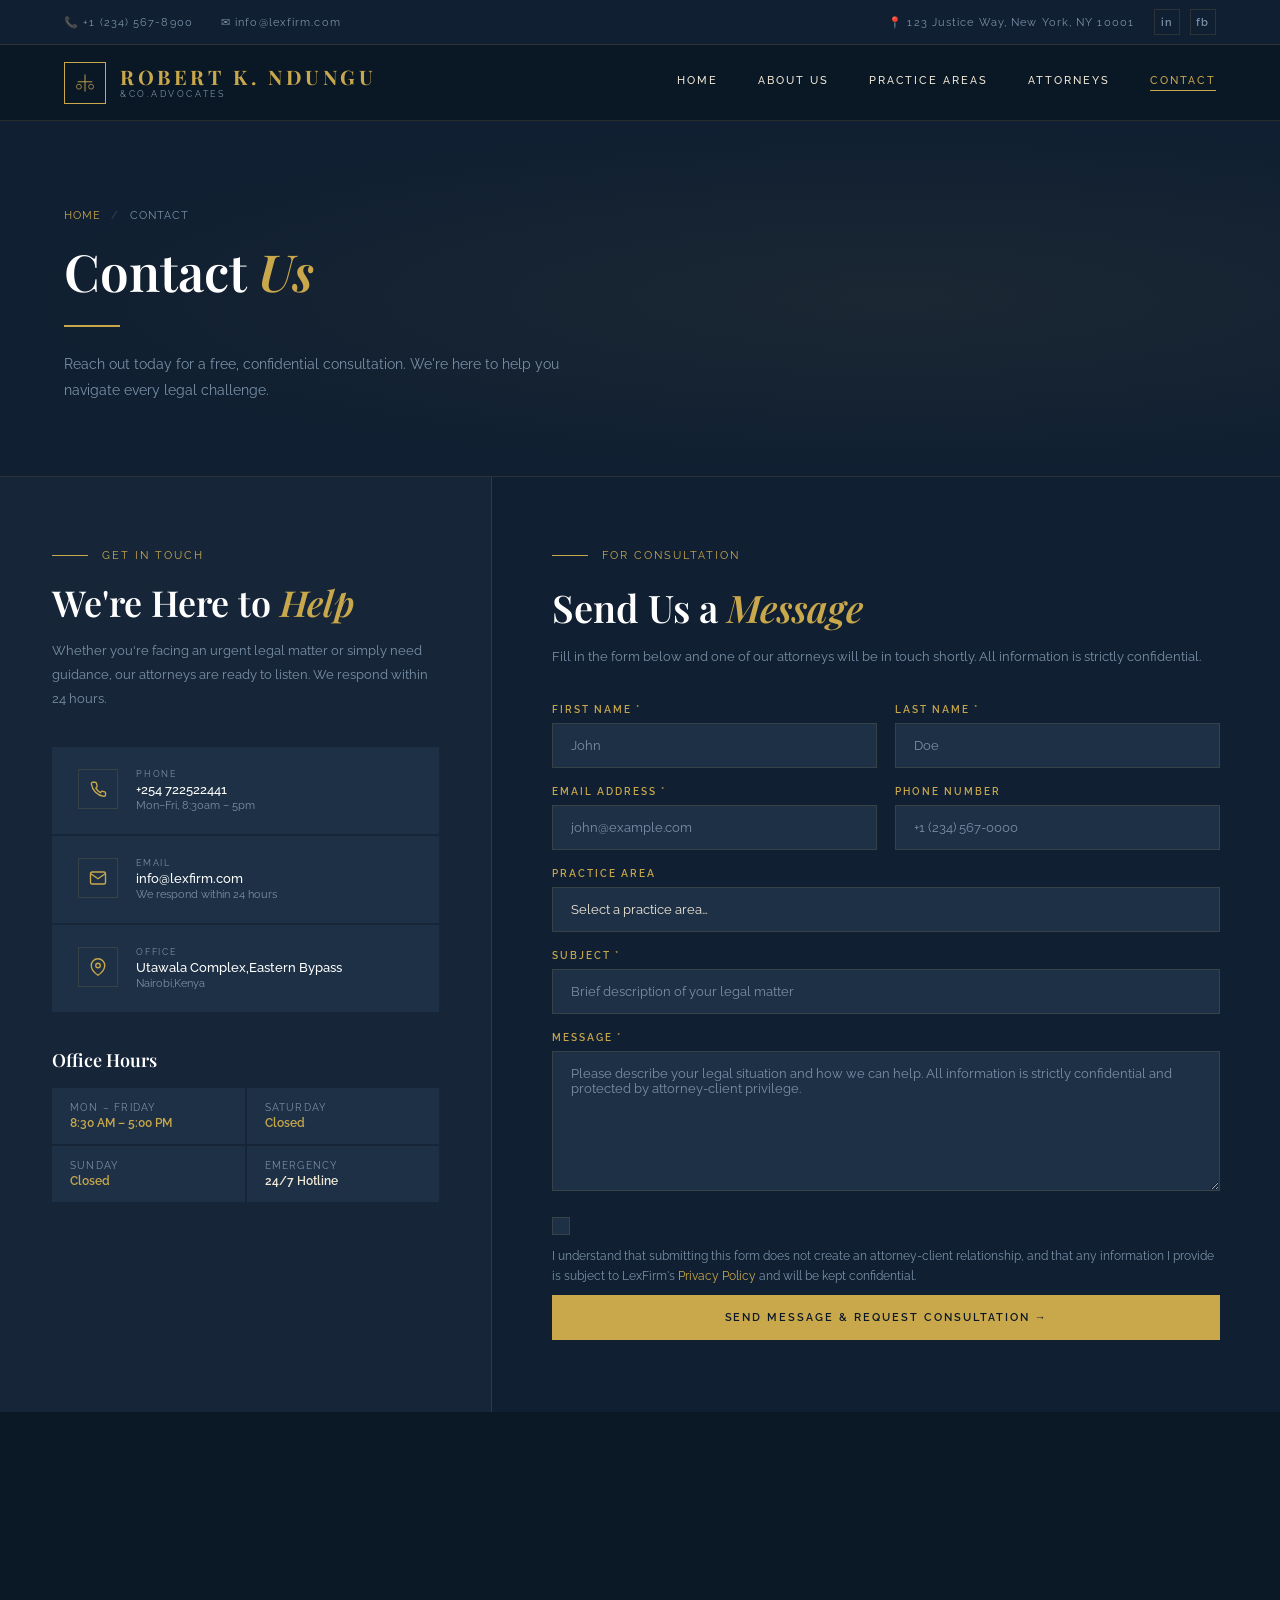
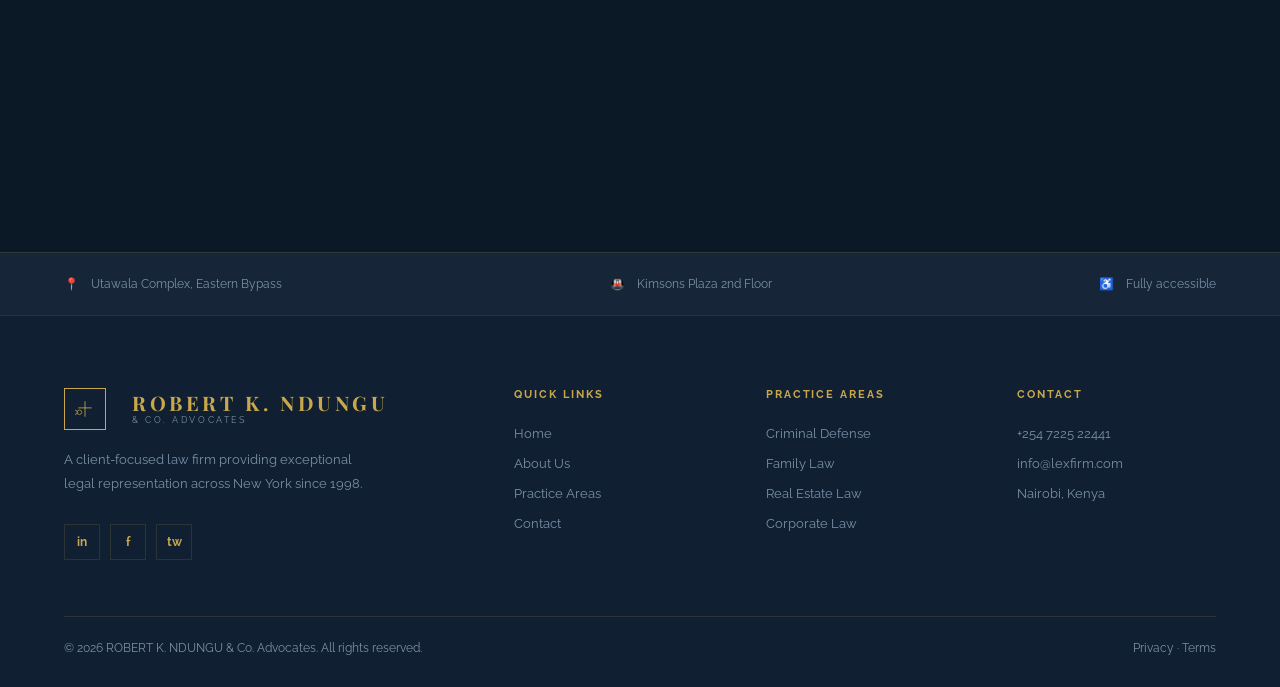
<file: contact.html>
<!DOCTYPE html>
<html lang="en">
<head>
  <meta charset="UTF-8">
  <meta name="viewport" content="width=device-width, initial-scale=1.0">
  <title>Contact Us — LexFirm</title>
  <link rel="stylesheet" href="style.css">
  <style>
    /* ════ EMERGENCY BAR ════ */
    .emergency {
      background:var(--gold);
      padding:16px 64px;
      display:flex; justify-content:space-between; align-items:center;
      gap:24px; flex-wrap:wrap;
    }
    .emergency p {
      font-size:13px; font-weight:600;
      color:var(--navy); letter-spacing:.05em;
    }
    .emergency span { font-size:12px; color:rgba(11,24,38,.65); margin-left:10px; font-weight:400; }
    .emergency a {
      background:var(--navy); color:var(--gold);
      padding:10px 26px;
      font-size:var(--fs-xs); font-weight:600;
      letter-spacing:var(--ls-wide); text-transform:uppercase;
      text-decoration:none; white-space:nowrap;
      transition:background .25s;
    }
    .emergency a:hover { background:var(--navy-3); }

    /* ════ CONTACT LAYOUT ════ */
    .contact-wrap {
      display:grid; grid-template-columns:1fr 1.6fr;
      gap:0;
      min-height:700px;
    }
    .contact-sidebar {
      background:var(--navy-3);
      padding:72px 52px;
      border-right:1px solid var(--gold-dim);
    }
    .contact-main {
      background:var(--navy-2);
      padding:72px 60px;
    }

    /* ════ SIDEBAR CARDS ════ */
    .info-cards { display:flex; flex-direction:column; gap:2px; margin:36px 0; }
    .ic {
      background:var(--navy-4);
      padding:22px 24px;
      display:flex; align-items:flex-start; gap:18px;
      border-left:2px solid transparent;
      transition:border-color .3s;
    }
    .ic:hover { border-left-color:var(--gold); }
    .ic-icon {
      width:40px; height:40px; flex-shrink:0;
      border:1px solid var(--gold-dim);
      display:flex; align-items:center; justify-content:center;
      color:var(--gold);
    }
    .ic-icon svg { width:18px; height:18px; }
    .ic-label {
      font-size:9px; letter-spacing:.2em;
      text-transform:uppercase; color:var(--slate);
      margin-bottom:3px;
    }
    .ic-value { font-size:13px; font-weight:500; color:var(--white); }
    .ic-sub { font-size:11px; color:var(--slate); margin-top:2px; }

    /* hours */
    .hours-title {
      font-family:'Playfair Display',serif;
      font-size:18px; font-weight:600; color:var(--white);
      margin-bottom:16px;
    }
    .hours-grid { display:grid; grid-template-columns:1fr 1fr; gap:2px; }
    .hg-item { background:var(--navy-4); padding:14px 18px; }
    .hg-day { font-size:10px; letter-spacing:.12em; text-transform:uppercase; color:var(--slate); margin-bottom:3px; }
    .hg-time { font-size:12px; color:var(--gold); font-weight:600; }

    /* ════ FORM ════ */
    .form-header { margin-bottom:36px; }
    .form-title {
      font-family:'Playfair Display',serif;
      font-size:clamp(24px,3vw,38px);
      font-weight:600; color:var(--white); margin-top:14px;
    }
    .form-title em { color:var(--gold); font-style:italic; }
    .form-desc { font-size:13px; line-height:1.8; color:var(--slate); margin-top:12px; }

    .form-grid { display:grid; grid-template-columns:1fr 1fr; gap:18px; }
    .form-group { display:flex; flex-direction:column; gap:8px; }
    .form-group.full { grid-column:1/-1; }
    label {
      font-size:10px; letter-spacing:.2em;
      text-transform:uppercase; color:var(--gold);
      font-weight:600;
    }
    input, select, textarea {
      background:var(--navy-4);
      border:1px solid rgba(201,168,76,.15);
      color:var(--cream);
      padding:14px 18px;
      font-family:'Raleway',sans-serif;
      font-size:13px;
      outline:none;
      transition:border-color .3s, box-shadow .3s;
      width:100%;
      appearance:none; -webkit-appearance:none;
    }
    input:focus, select:focus, textarea:focus {
      border-color:var(--gold);
      box-shadow:0 0 0 3px rgba(201,168,76,.08);
    }
    input::placeholder, textarea::placeholder { color:var(--slate); }
    select option { background:var(--navy); }
    textarea { height:140px; resize:vertical; }

    .privacy-check {
      display:flex; align-items:flex-start; gap:12px;
      margin-top:6px;
    }
    .privacy-check input[type="checkbox"] {
      width:18px; height:18px; flex-shrink:0;
      accent-color:var(--gold); cursor:pointer;
      margin-top:2px; padding:0;
    }
    .privacy-check label {
      font-size:12px; line-height:1.65;
      color:var(--slate); cursor:pointer;
      letter-spacing:0; text-transform:none; font-weight:400;
    }
    .privacy-check a { color:var(--gold); text-decoration:none; }

    .form-submit {
      background:var(--gold); color:var(--navy);
      border:none; cursor:pointer; width:100%;
      padding:16px; margin-top:8px;
      font-family:'Raleway',sans-serif;
      font-size:var(--fs-xs); font-weight:600;
      letter-spacing:var(--ls-wide); text-transform:uppercase;
      transition:all .3s var(--ease);
    }
    .form-submit:hover { background:var(--gold-lt); transform:translateY(-1px); }
    .form-submit:disabled { background:var(--navy-3); color:var(--slate); cursor:default; transform:none; }

    #formSuccess {
      display:none; flex-direction:column;
      align-items:center; justify-content:center;
      min-height:420px; text-align:center;
      gap:20px;
    }
    .success-icon {
      width:72px; height:72px; border:2px solid var(--gold);
      border-radius:50%;
      display:flex; align-items:center; justify-content:center;
      color:var(--gold); font-size:28px;
    }
    #formSuccess h3 {
      font-family:'Playfair Display',serif;
      font-size:28px; color:var(--white);
    }
    #formSuccess p { font-size:14px; color:var(--slate); line-height:1.8; max-width:360px; }

    /* ════ MAP ════ */
    .map-wrap { position:relative; }
    .map-wrap iframe {
      width:100%; height:440px; display:block; border:none;
      filter:contrast(1.1) saturate(0.85);
    }
    .map-info-bar {
      background:var(--navy-3);
      border-top:1px solid var(--gold-dim);
      padding:24px 64px;
      display:flex; gap:40px; flex-wrap:wrap;
      justify-content:space-between; align-items:center;
    }
    .mi { display:flex; align-items:center; gap:10px; font-size:12px; color:var(--slate); }
    .mi strong { color:var(--gold); margin-right:2px; }

    /* ════ RESPONSIVE ════ */
    @media(max-width:1100px){
      .contact-wrap { grid-template-columns:1fr; }
      .contact-sidebar { border-right:none; border-bottom:1px solid var(--gold-dim); padding:52px 36px; }
      .contact-main { padding:52px 36px; }
      .emergency { padding:14px 36px; }
      .map-info-bar { padding:20px 36px; }
    }
    @media(max-width:640px){
      .form-grid { grid-template-columns:1fr; }
      .hours-grid { grid-template-columns:1fr; }
      .emergency { flex-direction:column; text-align:center; }
      .map-info-bar { flex-direction:column; align-items:flex-start; }
    }
  </style>
</head>
<body>

<div class="mobile-nav">
  <button class="mobile-nav-close">✕</button>
  <a href="index.html">Home</a><a href="about.html">About</a>
  <a href="services.html">Practice Areas</a><a href="contact.html">Contact</a>
</div>

<div class="topbar">
  <div class="tb-left"><span>📞 +1 (234) 567-8900</span><span>✉ info@lexfirm.com</span></div>
  <div class="tb-right"><span>📍 123 Justice Way, New York, NY 10001</span><div class="tb-social"><a href="#">in</a><a href="#">fb</a></div></div>
</div>

<header>
  <a href="index.html" class="logo">
    <div class="logo-mark"><svg width="22" height="22" viewBox="0 0 36 36" fill="none"><line x1="18" y1="4" x2="18" y2="32" stroke="#c9a84c" stroke-width="1.5"/><line x1="6" y1="16" x2="30" y2="16" stroke="#c9a84c" stroke-width="1.5"/><circle cx="8" cy="24" r="4" stroke="#c9a84c" stroke-width="1.2"/><circle cx="28" cy="24" r="4" stroke="#c9a84c" stroke-width="1.2"/></svg></div>
    <div class="logo-text"><span class="logo-name">ROBERT K. NDUNGU</span><span class="logo-sub">&Co.Advocates</span></div>
  </a>
  <nav>
    <a href="index.html">Home</a>
    <a href="about.html">About Us</a>
    <a href="services.html">Practice Areas</a>
    <a href="about.html#team">Attorneys</a>
    <a href="contact.html" class="active">Contact</a>
  </nav>
  <button class="hamburger"><span></span><span></span><span></span></button>
</header>

<!-- EMERGENCY BAR 
<div class="emergency">
  <p>🔴 Need Urgent Legal Help?<span>Emergency consultations available 24/7.</span></p>
  <a href="tel:+12345678900">📞 Call Now: +1 (234) 567-8900</a>
</div>
-->
<!-- PAGE HERO -->
<div class="page-hero">
  <div class="breadcrumb"><a href="index.html">Home</a><span>/</span>Contact</div>
  <h1 class="display-title fade-up">Contact <em>Us</em></h1>
  <div class="gold-rule fade-up-2"></div>
  <p class="lead fade-up-3">Reach out today for a free, confidential consultation. We're here to help you navigate every legal challenge.</p>
</div>

<!-- CONTACT MAIN -->
<div class="contact-wrap">

  <!-- SIDEBAR -->
  <aside class="contact-sidebar">
    <div class="eyebrow">Get in Touch</div>
    <h2 class="display-title" style="font-size:clamp(24px,2.8vw,38px)">We're Here to <em>Help</em></h2>
    <p style="font-size:13px;line-height:1.85;color:var(--slate);margin-top:16px">Whether you're facing an urgent legal matter or simply need guidance, our attorneys are ready to listen. We respond within 24 hours.</p>

    <div class="info-cards">
      <div class="ic">
        <div class="ic-icon"><svg viewBox="0 0 24 24" fill="none" stroke="currentColor" stroke-width="1.8"><path d="M22 16.92v3a2 2 0 01-2.18 2A19.79 19.79 0 013.09 5.18 2 2 0 015.07 3h3a2 2 0 012 1.72 12.84 12.84 0 00.7 2.81 2 2 0 01-.45 2.11L9.09 10.91a16 16 0 006 6l1.27-1.27a2 2 0 012.11-.45 12.84 12.84 0 002.81.7A2 2 0 0122 16.92z"/></svg></div>
        <div>
          <div class="ic-label">Phone</div>
          <div class="ic-value">+254 722522441</div>
          <div class="ic-sub">Mon–Fri, 8:30am – 5pm </div>
        </div>
      </div>
      <div class="ic">
        <div class="ic-icon"><svg viewBox="0 0 24 24" fill="none" stroke="currentColor" stroke-width="1.8"><path d="M4 4h16c1.1 0 2 .9 2 2v12c0 1.1-.9 2-2 2H4c-1.1 0-2-.9-2-2V6c0-1.1.9-2 2-2z"/><polyline points="22,6 12,13 2,6"/></svg></div>
        <div>
          <div class="ic-label">Email</div>
          <div class="ic-value">info@lexfirm.com</div>
          <div class="ic-sub">We respond within 24 hours</div>
        </div>
      </div>
      <div class="ic">
        <div class="ic-icon"><svg viewBox="0 0 24 24" fill="none" stroke="currentColor" stroke-width="1.8"><path d="M21 10c0 7-9 13-9 13s-9-6-9-13a9 9 0 0118 0z"/><circle cx="12" cy="10" r="3"/></svg></div>
        <div>
          <div class="ic-label">Office</div>
          <div class="ic-value">Utawala Complex,Eastern Bypass</div>
          <div class="ic-sub">Nairobi,Kenya</div>
        </div>
      </div>
    </div>

    <div class="hours-title">Office Hours</div>
    <div class="hours-grid">
      <div class="hg-item"><div class="hg-day">Mon – Friday</div><div class="hg-time">8:30 AM – 5:00 PM</div></div>
      <div class="hg-item"><div class="hg-day">Saturday</div><div class="hg-time">Closed</div></div>
      <div class="hg-item"><div class="hg-day">Sunday</div><div class="hg-time">Closed</div></div>
      <div class="hg-item"><div class="hg-day">Emergency</div><div class="hg-time" style="color:var(--cream)">24/7 Hotline</div></div>
    </div>
  </aside>

  <!-- FORM -->
  <div class="contact-main">
    <div class="form-header" data-reveal>
      <div class="eyebrow">For Consultation</div>
      <h2 class="form-title">Send Us a <em>Message</em></h2>
      <p class="form-desc">Fill in the form below and one of our attorneys will be in touch shortly. All information is strictly confidential.</p>
    </div>

    <form id="contactForm" novalidate data-reveal>
      <div class="form-grid">
        <div class="form-group">
          <label for="fname">First Name *</label>
          <input type="text" id="fname" name="fname" placeholder="John" required>
        </div>
        <div class="form-group">
          <label for="lname">Last Name *</label>
          <input type="text" id="lname" name="lname" placeholder="Doe" required>
        </div>
        <div class="form-group">
          <label for="email">Email Address *</label>
          <input type="email" id="email" name="email" placeholder="john@example.com" required>
        </div>
        <div class="form-group">
          <label for="phone">Phone Number</label>
          <input type="tel" id="phone" name="phone" placeholder="+1 (234) 567-0000">
        </div>
        <div class="form-group full">
          <label for="practice">Practice Area</label>
          <select id="practice" name="practice">
            <option value="" disabled selected>Select a practice area…</option>
            <option>Criminal Defense</option>
            <option>Family Law</option>
            <option>Real Estate Law</option>
            <option>Corporate Law</option>
            <option>Other</option>
          </select>
        </div>
        <div class="form-group full">
          <label for="subject">Subject *</label>
          <input type="text" id="subject" name="subject" placeholder="Brief description of your legal matter" required>
        </div>
        <div class="form-group full">
          <label for="message">Message *</label>
          <textarea id="message" name="message" placeholder="Please describe your legal situation and how we can help. All information is strictly confidential and protected by attorney-client privilege." required></textarea>
        </div>
        <div class="form-group full privacy-check">
          <input type="checkbox" id="privacy" name="privacy" required>
          <label for="privacy" style="font-size:12px;letter-spacing:0;text-transform:none;font-weight:400;color:var(--slate)">I understand that submitting this form does not create an attorney-client relationship, and that any information I provide is subject to LexFirm's <a href="#">Privacy Policy</a> and will be kept confidential.</label>
        </div>
      </div>
      <button type="submit" class="form-submit">Send Message &amp; Request Consultation →</button>
    </form>

    <div id="formSuccess">
      <div class="success-icon">✓</div>
      <h3>Message Sent!</h3>
      <p>Thank you for reaching out. One of our attorneys will contact you within 24 hours. Your information is strictly confidential.</p>
      <a href="index.html" class="btn btn-outline" style="margin-top:8px">Return Home</a>
    </div>
  </div>
</div>

<!-- GOOGLE MAP -->
<div class="map-wrap">
  <iframe
    src="https://www.google.com/maps/embed?pb=!1m18!1m12!1m3!1d3022.215573291154!2d-73.99565148459404!3d40.75024037932629!2m3!1f0!2f0!3f0!3m2!1i1024!2i768!4f13.1!3m3!1m2!1s0x89c259bf5c1654f3%3A0xc80f9cfce5383d5d!2sNew%20York%2C%20NY%2010001!5e0!3m2!1sen!2sus!4v1680000000000!5m2!1sen!2sus"
    allowfullscreen loading="lazy" referrerpolicy="no-referrer-when-downgrade"
    title="LexFirm Office Location">
  </iframe>
</div>
<div class="map-info-bar">
  <div class="mi"><strong>📍</strong> Utawala Complex, Eastern Bypass</div>
  <div class="mi"><strong>🚇</strong>Kimsons Plaza 2nd Floor</div>
  <div class="mi"><strong>♿</strong> Fully accessible</div>
</div>

<footer class="site-footer">
  <div class="footer-grid">
    <div class="footer-about">
      <a href="index.html" class="logo" style="display:inline-flex"><div class="logo-mark"><svg width="20" height="20" viewBox="0 0 36 36" fill="none"><line x1="18" y1="4" x2="18" y2="32" stroke="#c9a84c" stroke-width="1.5"/><line x1="6" y1="16" x2="30" y2="16" stroke="#c9a84c" stroke-width="1.5"/><circle cx="8" cy="24" r="4" stroke="#c9a84c" stroke-width="1.2"/><circle cx"28" cy="24" r="4" stroke="#c9a84c" stroke-width="1.2"/></svg></div><div class="logo-text" style="margin-left:12px"><span class="logo-name">ROBERT K. NDUNGU</span><span class="logo-sub">& Co. Advocates</span></div></a>
      <p>A client-focused law firm providing exceptional legal representation across New York since 1998.</p>
      <div class="footer-socials"><a href="#">in</a><a href="#">f</a><a href="#">tw</a></div>
    </div>
    <div class="footer-col"><h4>Quick Links</h4><ul><li><a href="index.html">Home</a></li><li><a href="about.html">About Us</a></li><li><a href="services.html">Practice Areas</a></li><li><a href="contact.html">Contact</a></li></ul></div>
    <div class="footer-col"><h4>Practice Areas</h4><ul><li><a href="services.html#criminal">Criminal Defense</a></li><li><a href="services.html#family">Family Law</a></li><li><a href="services.html#realestate">Real Estate Law</a></li><li><a href="services.html#corporate">Corporate Law</a></li></ul></div>
    <div class="footer-col"><h4>Contact</h4><ul><li><a href="tel:+12345678900">+254 7225 22441</a></li><li><a href="mailto:info@lexfirm.com">info@lexfirm.com</a></li><li><a href="#">Nairobi, Kenya</a></li></ul></div>
  </div>
  <div class="footer-bottom"><span>© 2026 ROBERT K. NDUNGU & Co. Advocates. All rights reserved.</span><span><a href="#">Privacy</a> · <a href="#">Terms</a></span></div>
</footer>

<script src="main.js"></script>
<script>
  // Enhanced form validation
  document.getElementById('contactForm').addEventListener('submit', function(e) {
    e.preventDefault();
    const fields = ['fname','lname','email','subject','message'];
    let valid = true;
    fields.forEach(id => {
      const el = document.getElementById(id);
      if (!el.value.trim()) {
        el.style.borderColor = 'rgba(201,100,100,.6)';
        valid = false;
      } else {
        el.style.borderColor = '';
      }
    });
    if (!document.getElementById('privacy').checked) {
      valid = false;
      document.querySelector('.privacy-check label').style.color = 'rgba(201,100,100,.8)';
    }
    if (!valid) return;
    const btn = this.querySelector('.form-submit');
    btn.textContent = 'Sending…'; btn.disabled = true;
    setTimeout(() => {
      this.style.display = 'none';
      document.getElementById('formSuccess').style.display = 'flex';
    }, 1300);
  });

  // Reset field error on input
  document.querySelectorAll('input, textarea').forEach(el => {
    el.addEventListener('input', () => { el.style.borderColor = ''; });
  });
</script>
</body>
</html>
</file>
<file: style.css>
/* ═══════════════════════════════════════════════
   LEXFIRM — SHARED STYLES
   Palette: Deep Navy · Warm Gold · Cream
═══════════════════════════════════════════════ */

@import url('https://fonts.googleapis.com/css2?family=Playfair+Display:ital,wght@0,400;0,600;0,700;1,400;1,600&family=Raleway:wght@300;400;500;600&display=swap');

:root {
  --navy:       #0b1826;
  --navy-2:     #101f31;
  --navy-3:     #162638;
  --navy-4:     #1d3045;
  --gold:       #c9a84c;
  --gold-lt:    #dfc06a;
  --gold-dim:   rgba(201,168,76,.15);
  --cream:      #f2ead8;
  --cream-dim:  rgba(242,234,216,.65);
  --slate:      #7a90a8;
  --white:      #ffffff;
  --fs-xs:      11px;
  --fs-sm:      13px;
  --fs-base:    15px;
  --ls-wide:    .18em;
  --ls-med:     .10em;
  --ease:       cubic-bezier(.25,.46,.45,.94);
}

*,*::before,*::after { margin:0; padding:0; box-sizing:border-box; }
html { scroll-behavior:smooth; font-size:16px; }
body {
  font-family:'Raleway',sans-serif;
  background:var(--navy);
  color:var(--cream);
  overflow-x:hidden;
  -webkit-font-smoothing:antialiased;
}

/* ── Scrollbar ── */
::-webkit-scrollbar { width:6px; }
::-webkit-scrollbar-track { background:var(--navy-2); }
::-webkit-scrollbar-thumb { background:var(--gold-dim); border-radius:3px; }

/* ── Topbar ── */
.topbar {
  background:var(--navy-2);
  border-bottom:1px solid var(--gold-dim);
  padding:9px 64px;
  display:flex; justify-content:space-between; align-items:center;
  font-size:var(--fs-xs); letter-spacing:var(--ls-med);
  color:var(--slate);
}
.topbar a { color:var(--slate); text-decoration:none; transition:color .25s; }
.topbar a:hover { color:var(--gold); }
.tb-left { display:flex; gap:28px; align-items:center; }
.tb-left span { display:flex; align-items:center; gap:7px; }
.tb-right { display:flex; gap:20px; align-items:center; }
.tb-social { display:flex; gap:10px; }
.tb-social a {
  width:26px; height:26px; border:1px solid var(--gold-dim);
  display:flex; align-items:center; justify-content:center;
  font-size:11px; font-weight:600; transition:all .25s;
}
.tb-social a:hover { background:var(--gold); color:var(--navy); border-color:var(--gold); }

/* ── Navbar ── */
header {
  position:sticky; top:0; z-index:999;
  background:rgba(11,24,38,.96);
  backdrop-filter:blur(16px);
  border-bottom:1px solid var(--gold-dim);
  height:76px;
  display:flex; align-items:center;
  padding:0 64px;
  justify-content:space-between;
  transition:box-shadow .3s;
  /* needed so dropdown positions relative to header */
  overflow:visible;
}
header.scrolled { box-shadow:0 4px 40px rgba(0,0,0,.5); }

.logo { display:flex; align-items:center; gap:14px; text-decoration:none; }
.logo-mark {
  width:42px; height:42px; flex-shrink:0;
  border:1px solid var(--gold);
  display:flex; align-items:center; justify-content:center;
}
.logo-text { line-height:1; }
.logo-name {
  font-family:'Playfair Display',serif;
  font-size:20px; font-weight:700;
  color:var(--gold); letter-spacing:var(--ls-wide);
  display:block;
}
.logo-sub {
  font-size:8.5px; letter-spacing:.3em; text-transform:uppercase;
  color:var(--slate); display:block; margin-top:3px;
}

nav { display:flex; align-items:center; gap:40px; }
nav a {
  font-size:var(--fs-xs); font-weight:500; letter-spacing:var(--ls-wide);
  text-transform:uppercase; color:var(--cream);
  text-decoration:none; position:relative; padding-bottom:4px;
  transition:color .25s;
}
nav a::after {
  content:''; position:absolute; bottom:0; left:0; width:0; height:1px;
  background:var(--gold); transition:width .3s var(--ease);
}
nav a:hover, nav a.active { color:var(--gold); }
nav a.active::after, nav a:hover::after { width:100%; }

/* ── Buttons ── */
.btn {
  display:inline-flex; align-items:center; gap:10px;
  font-family:'Raleway',sans-serif;
  font-size:var(--fs-xs); font-weight:600;
  letter-spacing:var(--ls-wide); text-transform:uppercase;
  text-decoration:none; border:none; cursor:pointer;
  transition:all .3s var(--ease); white-space:nowrap;
}
.btn-gold {
  background:var(--gold); color:var(--navy);
  padding:14px 34px;
}
.btn-gold:hover {
  background:var(--gold-lt);
  box-shadow:0 8px 32px rgba(201,168,76,.35);
  transform:translateY(-2px);
}
.btn-outline {
  border:1px solid rgba(201,168,76,.45); color:var(--gold);
  padding:13px 34px; background:transparent;
}
.btn-outline:hover {
  background:var(--gold-dim); border-color:var(--gold);
}
.btn-navy {
  background:var(--navy); color:var(--gold);
  padding:15px 40px;
}
.btn-navy:hover {
  background:var(--navy-2);
  box-shadow:0 8px 32px rgba(0,0,0,.4);
  transform:translateY(-2px);
}
.btn-nav {
  background:var(--gold); color:var(--navy);
  padding:10px 24px; font-size:10px;
}
.btn-nav:hover { background:var(--gold-lt); }

/* ── Section helpers ── */
.section { padding:100px 64px; }
.section-sm { padding:70px 64px; }
.bg-2 { background:var(--navy-2); }
.bg-3 { background:var(--navy-3); }

.eyebrow {
  display:flex; align-items:center; gap:14px;
  font-size:var(--fs-xs); letter-spacing:var(--ls-wide);
  text-transform:uppercase; color:var(--gold);
  margin-bottom:20px;
}
.eyebrow::before { content:''; width:36px; height:1px; background:var(--gold); flex-shrink:0; }

.display-title {
  font-family:'Playfair Display',serif;
  font-size:clamp(32px,4vw,54px);
  font-weight:600; line-height:1.15; color:var(--white);
}
.display-title em { color:var(--gold); font-style:italic; }
.display-title.dark { color:var(--navy); }
.display-title.dark em { color:var(--gold); }

.lead { font-size:14px; line-height:1.9; color:var(--slate); max-width:520px; margin-top:18px; }

/* ── Gold rule ── */
.gold-rule { width:56px; height:2px; background:var(--gold); margin:24px 0; }

/* ── Page hero strip ── */
.page-hero {
  background:var(--navy-2);
  border-bottom:1px solid var(--gold-dim);
  padding:88px 64px 72px;
  position:relative; overflow:hidden;
}
.page-hero::before {
  content:'';
  position:absolute; inset:0;
  background:radial-gradient(ellipse at 70% 50%, rgba(201,168,76,.06) 0%, transparent 70%);
  pointer-events:none;
}
.breadcrumb {
  font-size:var(--fs-xs); letter-spacing:var(--ls-med);
  text-transform:uppercase; color:var(--slate);
  margin-bottom:20px; display:flex; align-items:center; gap:10px;
}
.breadcrumb a { color:var(--gold); text-decoration:none; }
.breadcrumb span { opacity:.4; }

/* ── Cards ── */
.card {
  background:var(--navy-3);
  border-top:2px solid transparent;
  padding:44px 36px;
  transition:border-color .35s, transform .35s var(--ease), box-shadow .35s;
}
.card:hover {
  border-top-color:var(--gold);
  transform:translateY(-6px);
  box-shadow:0 16px 50px rgba(0,0,0,.35);
}

/* ── Gold accent line ── */
.accent-line { display:flex; align-items:center; gap:0; margin:24px 0 32px; }
.accent-line::before { content:''; flex:1; height:1px; background:var(--gold-dim); }
.accent-line-dot { width:6px; height:6px; background:var(--gold); margin:0 12px; transform:rotate(45deg); flex-shrink:0; }
.accent-line::after { content:''; flex:1; height:1px; background:var(--gold-dim); }

/* ── CTA Banner ── */
.cta-band {
  background:var(--gold);
  padding:76px 64px;
  display:flex; justify-content:space-between; align-items:center; gap:40px;
  flex-wrap:wrap;
}
.cta-band h2 {
  font-family:'Playfair Display',serif;
  font-size:clamp(28px,3.5vw,46px);
  font-weight:600; color:var(--navy); line-height:1.2;
}
.cta-band h2 em { font-style:italic; }
.cta-band p { color:rgba(11,24,38,.65); font-size:14px; margin-top:8px; }

/* ── Footer ── */
.site-footer {
  background:var(--navy-2);
  border-top:1px solid var(--gold-dim);
  padding:72px 64px 32px;
}
.footer-grid {
  display:grid;
  grid-template-columns:2fr 1fr 1fr 1fr;
  gap:52px; margin-bottom:56px;
}
.footer-about p { font-size:13px; line-height:1.85; color:var(--slate); margin:18px 0 28px; max-width:310px; }
.footer-socials { display:flex; gap:10px; }
.footer-socials a {
  width:36px; height:36px; border:1px solid var(--gold-dim);
  display:flex; align-items:center; justify-content:center;
  color:var(--gold); font-size:12px; font-weight:700;
  text-decoration:none; transition:all .25s;
}
.footer-socials a:hover { background:var(--gold); color:var(--navy); }
.footer-col h4 {
  font-size:var(--fs-xs); letter-spacing:var(--ls-wide);
  text-transform:uppercase; color:var(--gold);
  margin-bottom:22px;
}
.footer-col ul { list-style:none; }
.footer-col ul li { margin-bottom:11px; }
.footer-col ul li a {
  font-size:13px; color:var(--slate);
  text-decoration:none; transition:color .25s;
}
.footer-col ul li a:hover { color:var(--gold); }
.footer-bottom {
  border-top:1px solid var(--gold-dim);
  padding-top:24px;
  display:flex; justify-content:space-between; align-items:center;
  font-size:12px; color:var(--slate); flex-wrap:wrap; gap:12px;
}
.footer-bottom a { color:var(--slate); text-decoration:none; }
.footer-bottom a:hover { color:var(--gold); }

/* ── Hamburger (mobile) ── */
.hamburger {
  display:none; flex-direction:column; gap:5px;
  background:none; border:none; cursor:pointer; padding:4px;
}
.hamburger span { display:block; width:24px; height:1.5px; background:var(--cream); transition:all .3s; }

/* ── Animations ── */
@keyframes fadeUp {
  from { opacity:0; transform:translateY(28px); }
  to   { opacity:1; transform:translateY(0); }
}
@keyframes fadeIn {
  from { opacity:0; } to { opacity:1; }
}
.fade-up { animation:fadeUp .8s var(--ease) both; }
.fade-up-2 { animation:fadeUp .8s .15s var(--ease) both; }
.fade-up-3 { animation:fadeUp .8s .3s var(--ease) both; }
.fade-up-4 { animation:fadeUp .8s .45s var(--ease) both; }

/* ── Responsive ── */
@media(max-width:1100px){
  .topbar,.section,.section-sm,.page-hero,.cta-band,.site-footer { padding-left:36px; padding-right:36px; }
  header { padding:0 36px; }
}
@media(max-width:860px){
  .footer-grid { grid-template-columns:1fr 1fr; }
  nav { display:none; }
  .hamburger { display:flex; }
}
@media(max-width:640px){
  .topbar { display:none; }
  .footer-grid { grid-template-columns:1fr; }
  .cta-band { flex-direction:column; text-align:center; }
  .section,.section-sm { padding-left:24px; padding-right:24px; padding-top:72px; padding-bottom:72px; }
  .page-hero { padding-left:24px; padding-right:24px; }
}

/* ── Mobile nav dropdown (small) ── */
.mobile-nav {
  position:absolute;
  top:76px; right:16px;
  width:220px;
  z-index:9999;
  background:var(--navy-2);
  border:1px solid var(--gold-dim);
  border-top:2px solid var(--gold);
  box-shadow:0 12px 40px rgba(0,0,0,.5);
  display:flex; flex-direction:column;
  opacity:0; pointer-events:none;
  transform:translateY(-8px);
  transition:opacity .25s var(--ease), transform .25s var(--ease);
}
.mobile-nav.open {
  opacity:1; pointer-events:all;
  transform:translateY(0);
}
.mobile-nav a {
  font-size:12px; font-weight:500;
  letter-spacing:.12em; text-transform:uppercase;
  color:var(--cream); text-decoration:none;
  padding:14px 20px;
  border-bottom:1px solid var(--gold-dim);
  transition:background .2s, color .2s;
  display:block;
}
.mobile-nav a:last-child { border-bottom:none; }
.mobile-nav a:hover { background:var(--gold-dim); color:var(--gold); }
.mobile-nav a.active { color:var(--gold); }
.mobile-nav-close { display:none; }
</file>
